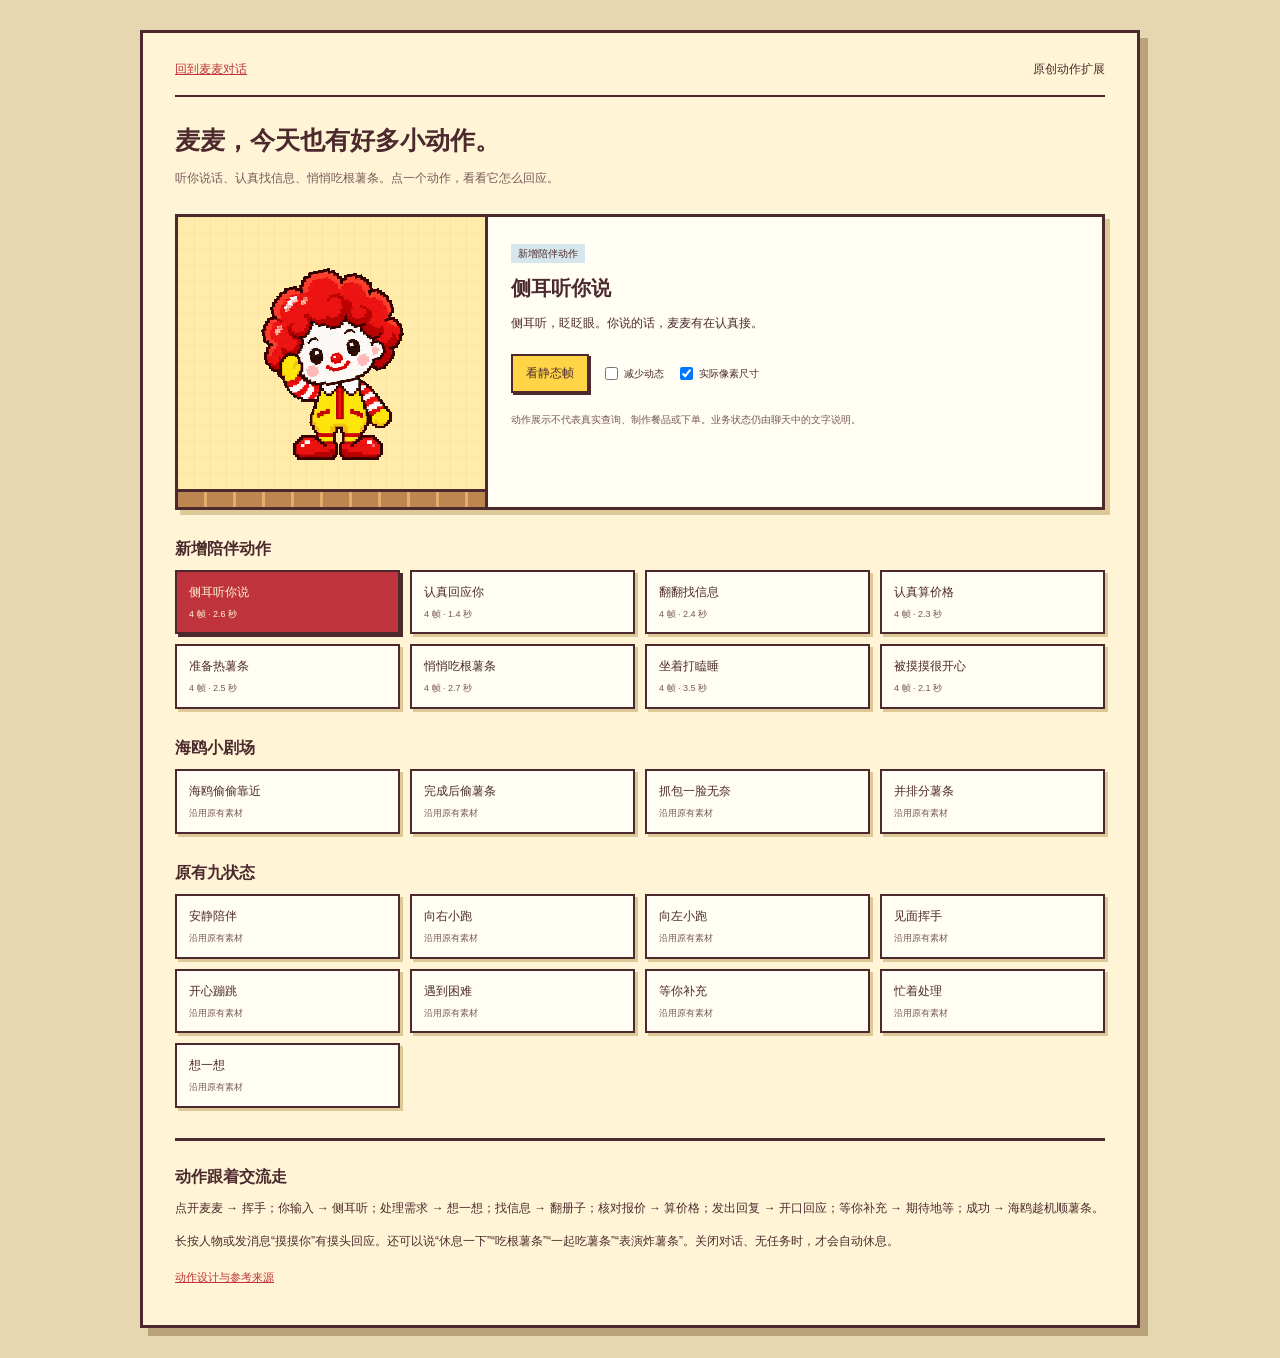
<file: docs/motion-preview.html>
<!doctype html>
<html lang="zh-CN">
<head><meta charset="utf-8"><meta name="viewport" content="width=device-width,initial-scale=1"><title>麦麦的动作小剧场</title><link rel="stylesheet" href="motion-preview.css"><script defer src="../pet/extras/companion/animations.js"></script><script defer src="maimai-motion.js"></script><script defer src="motion-preview.js"></script></head>
<body><main><header><a href="mobile-ordering-preview.html?v=motions">回到麦麦对话</a><span>原创动作扩展</span></header><h1>麦麦，今天也有好多小动作。</h1><p class="intro">听你说话、认真找信息、悄悄吃根薯条。点一个动作，看看它怎么回应。</p><section class="showcase" aria-label="动作播放"><div class="stage"><img id="motion-art" src="media/companion/listen.gif" width="192" height="208" alt="侧耳听你说"><div class="floor" aria-hidden="true"></div></div><div class="description"><span id="motion-origin">新增陪伴动作</span><h2 id="motion-title">侧耳听你说</h2><p id="motion-caption">侧耳听，眨眨眼。你说的话，麦麦有在认真接。</p><div class="controls"><button id="toggle-play" aria-pressed="false">看静态帧</button><label><input type="checkbox" id="reduce-motion"> 减少动态</label><label><input type="checkbox" id="actual-size" checked> 实际像素尺寸</label></div><p class="note">动作展示不代表真实查询、制作餐品或下单。业务状态仍由聊天中的文字说明。</p></div></section><div id="motion-groups"></div><section class="mapping"><h2>动作跟着交流走</h2><p>点开麦麦 → 挥手；你输入 → 侧耳听；处理需求 → 想一想；找信息 → 翻册子；核对报价 → 算价格；发出回复 → 开口回应；等你补充 → 期待地等；成功 → 海鸥趁机顺薯条。</p><p>长按人物或发消息“摸摸你”有摸头回应。还可以说“休息一下”“吃根薯条”“一起吃薯条”“表演炸薯条”。关闭对话、无任务时，才会自动休息。</p><a href="motion-design.md">动作设计与参考来源</a></section></main></body></html>
</file>
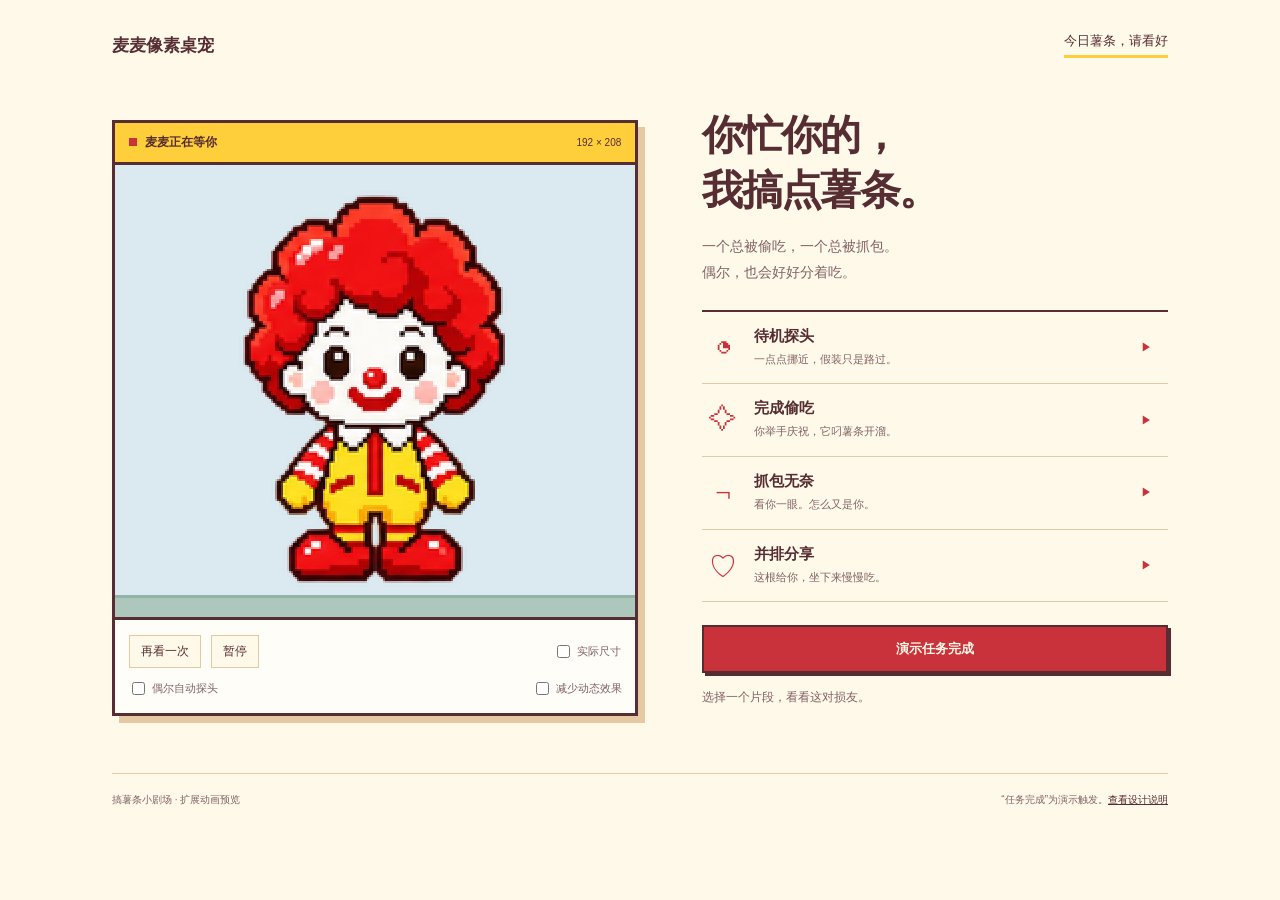
<file: docs/seagull-preview.html>
<!doctype html>
<html lang="zh-CN">
<head>
  <meta charset="utf-8">
  <meta name="viewport" content="width=device-width, initial-scale=1">
  <title>麦麦与海鸥 · 搞薯条小剧场</title>
  <link rel="stylesheet" href="seagull-preview.css">
  <script defer src="../pet/extras/seagull/animations.js"></script>
  <script defer src="seagull-preview.js"></script>
</head>
<body>
  <main>
    <header>
      <a class="home" href="../README.md">麦麦像素桌宠</a>
      <span class="tag">今日薯条，请看好</span>
    </header>
    <div class="layout">
      <section class="theater" aria-label="动画舞台">
        <div class="window-bar"><span class="live-dot"></span><span id="scene-label">麦麦正在等你</span><span class="pixel-size">192 × 208</span></div>
        <div class="stage" id="stage" aria-busy="true">
          <canvas id="pet" width="192" height="208" role="img" aria-label="麦麦与海鸥动画，加载中"></canvas>
          <p id="load-message" role="status">正在请两位小伙伴入场…</p>
          <div class="floor" aria-hidden="true"></div>
        </div>
        <div class="transport">
          <button id="replay" disabled>再看一次</button>
          <button id="pause" disabled aria-pressed="false">暂停</button>
          <label><input id="small-size" type="checkbox"> 实际尺寸</label>
        </div>
        <div class="preferences">
          <label><input id="auto-peek" type="checkbox"> 偶尔自动探头</label>
          <label><input id="reduced-motion" type="checkbox"> 减少动态效果</label>
        </div>
      </section>
      <section class="stories" aria-labelledby="title">
        <h1 id="title">你忙你的，<br>我搞点薯条。</h1>
        <p class="intro">一个总被偷吃，一个总被抓包。<br>偶尔，也会好好分着吃。</p>
        <div class="story-list" aria-label="选择片段">
          <button class="story" data-clip="peek" aria-pressed="false" disabled><span class="story-icon" aria-hidden="true">◔</span><span><strong>待机探头</strong><small>一点点挪近，假装只是路过。</small></span><span class="play" aria-hidden="true">▶</span></button>
          <button class="story" data-clip="celebrate" aria-pressed="false" disabled><span class="story-icon" aria-hidden="true">✧</span><span><strong>完成偷吃</strong><small>你举手庆祝，它叼薯条开溜。</small></span><span class="play" aria-hidden="true">▶</span></button>
          <button class="story" data-clip="caught" aria-pressed="false" disabled><span class="story-icon" aria-hidden="true">¬</span><span><strong>抓包无奈</strong><small>看你一眼。怎么又是你。</small></span><span class="play" aria-hidden="true">▶</span></button>
          <button class="story" data-clip="share" aria-pressed="false" disabled><span class="story-icon" aria-hidden="true">♡</span><span><strong>并排分享</strong><small>这根给你，坐下来慢慢吃。</small></span><span class="play" aria-hidden="true">▶</span></button>
        </div>
        <button class="complete" id="task-complete" disabled>演示任务完成</button>
        <p class="caption" id="caption" role="status" aria-live="polite">选择一个片段，看看这对损友。</p>
      </section>
    </div>
    <footer><span>搞薯条小剧场 · 扩展动画预览</span><span>“任务完成”为演示触发。<a href="seagull-design.md">查看设计说明</a></span></footer>
  </main>
</body>
</html>
</file>
<file: docs/motion-preview.css>
:root{--ink:#4c292c;--paper:#fff5d6;--red:#bf343c;--yellow:#ffd447;--line:#ddc897}*{box-sizing:border-box}body{margin:0;color:var(--ink);background:#e6d7b0;font:14px/1.75 "Microsoft YaHei UI","PingFang SC",sans-serif}main{max-width:1000px;margin:30px auto;padding:26px 32px 36px;background:var(--paper);border:3px solid var(--ink);box-shadow:8px 8px 0 #baa27a}header{display:flex;justify-content:space-between;gap:15px;font-size:12px;border-bottom:2px solid var(--ink);padding-bottom:15px}a{color:var(--red)}h1{font-size:25px;line-height:1.5;margin:25px 0 8px}h2{font-size:20px;margin:7px 0}p{margin:0}.intro{font-size:12px;color:#78585a}.showcase{display:grid;grid-template-columns:310px 1fr;border:3px solid var(--ink);margin:25px 0;background:#fffdf4;box-shadow:5px 5px 0 var(--line)}.stage{min-height:290px;display:grid;place-items:center;background-color:#ffebaa;position:relative;overflow:hidden;border-right:3px solid var(--ink);background-image:linear-gradient(90deg,#ebce7d33 1px,transparent 1px),linear-gradient(#ebce7d33 1px,transparent 1px);background-size:16px 16px}.stage img{image-rendering:pixelated;object-fit:contain;z-index:1}.stage.enlarged img{width:288px;height:312px}.stage.enlarged{min-height:350px}.floor{position:absolute;bottom:0;left:0;right:0;height:18px;background:repeating-linear-gradient(90deg,#bd8650 0 26px,#dfaf6b 26px 29px);border-top:3px solid var(--ink)}.description{padding:23px}.description>span{font-size:10px;background:#d5e7ec;padding:4px 7px}.description>p{font-size:12px}.controls{display:flex;align-items:center;flex-wrap:wrap;gap:12px;margin-top:20px}.controls label{font-size:10px;display:flex;align-items:center;gap:3px}button{font:inherit;cursor:pointer;color:inherit;border-radius:0}button:focus-visible,a:focus-visible,input:focus-visible{outline:3px solid #227480;outline-offset:3px}.controls button{border:2px solid var(--ink);background:var(--yellow);padding:7px 13px;box-shadow:2px 2px 0 var(--ink);font-size:12px}.description .note{font-size:10px;line-height:1.8;color:#78585a;margin-top:18px}.motion-group{margin:25px 0}.motion-group h2{font-size:16px}.motion-buttons{display:grid;grid-template-columns:repeat(4,minmax(0,1fr));gap:10px}.motion-buttons button{border:2px solid var(--ink);background:#fffdf4;text-align:left;padding:10px 12px;font-size:12px;box-shadow:3px 3px 0 var(--line)}.motion-buttons button small{font-size:9px;display:block;color:#78585a;margin-top:4px}.motion-buttons button[aria-pressed=true]{background:var(--red);color:var(--paper);box-shadow:3px 3px 0 var(--ink)}.motion-buttons button[aria-pressed=true] small{color:var(--paper)}.mapping{border-top:3px solid var(--ink);margin-top:30px;padding-top:15px}.mapping h2{font-size:16px}.mapping p{font-size:12px;margin-bottom:12px}.mapping a{font-size:11px}[hidden]{display:none!important}@media(max-width:700px){main{margin:0;border:0;box-shadow:none;padding:20px}.showcase{grid-template-columns:1fr}.stage{min-height:250px;border-right:0;border-bottom:3px solid var(--ink)}h1{font-size:21px}.motion-buttons{grid-template-columns:repeat(2,minmax(0,1fr))}.description{padding:18px}}
</file>
<file: docs/seagull-preview.css>
:root{color-scheme:light;--paper:#fff9e9;--yellow:#ffcf3b;--red:#ca323b;--ink:#552d32;--muted:#806266;--line:#e4c9a2;--blue:#dbeaf0}
*{box-sizing:border-box}body{margin:0;background:var(--paper);color:var(--ink);font-family:"Microsoft YaHei UI","PingFang SC",sans-serif}button,input,a{-webkit-tap-highlight-color:transparent}button{font:inherit;cursor:pointer;color:inherit}button:disabled{cursor:wait;opacity:.55}button:focus-visible,a:focus-visible,input:focus-visible{outline:3px solid #276978;outline-offset:5px}main{max-width:1136px;margin:auto;padding:32px 40px 22px}header{display:flex;align-items:center;justify-content:space-between;padding-bottom:28px}.home{font-size:17px;color:var(--ink);text-decoration:none;font-weight:800}.tag{font-size:13px;border-bottom:3px solid var(--yellow);padding-bottom:5px}.layout{display:grid;grid-template-columns:minmax(0,1.13fr) minmax(0,1fr);gap:64px;align-items:center;padding:22px 0 46px}.theater{border:3px solid var(--ink);background:#fffdf7;box-shadow:7px 7px 0 var(--line)}.window-bar{display:flex;align-items:center;gap:8px;padding:11px 14px;border-bottom:3px solid var(--ink);background:var(--yellow);font-size:12px;font-weight:700}.live-dot{width:8px;height:8px;background:var(--red)}.pixel-size{margin-left:auto;font-size:10px;font-weight:500}.stage{height:452px;position:relative;display:grid;place-items:center;overflow:hidden;background:var(--blue)}canvas{position:relative;z-index:1;width:384px;height:416px;max-width:100%;object-fit:contain;image-rendering:pixelated;image-rendering:crisp-edges;align-self:end;margin-bottom:20px}.stage.actual canvas{width:192px;height:208px}.floor{height:22px;position:absolute;left:0;right:0;bottom:0;background:#aec7bd;border-top:3px solid #94b3a7}#load-message{position:absolute;z-index:2;padding:12px;background:#fff9e9;font-size:13px;text-align:center}.transport{display:flex;gap:10px;align-items:center;padding:15px 14px 8px;border-top:3px solid var(--ink)}.transport button{border:1px solid var(--line);background:var(--paper);padding:7px 11px;font-size:12px}.transport button:hover:not(:disabled){background:var(--yellow)}label{display:flex;align-items:center;gap:4px;cursor:pointer;font-size:11px;color:var(--muted)}input{accent-color:var(--red)}.transport label{margin-left:auto}.preferences{display:flex;justify-content:space-between;gap:10px;padding:3px 13px 15px}h1{font-size:clamp(32px,3.2vw,44px);line-height:1.35;letter-spacing:-1.6px;margin:0 0 14px;font-weight:900}.intro{font-size:14px;line-height:1.9;color:var(--muted);margin:0 0 24px}.story-list{border-top:2px solid var(--ink)}.story{display:flex;align-items:center;gap:16px;width:100%;text-align:left;border:0;border-bottom:1px solid var(--line);padding:15px 6px;background:transparent}.story:hover:not(:disabled){background:#ffedb1}.story[aria-pressed=true]{background:#ffe396}.story-icon{display:grid;place-items:center;width:30px;height:35px;flex-shrink:0;color:var(--red);font-size:28px;font-family:Georgia,serif}.story strong{display:block;font-size:15px;margin-bottom:5px}.story small{display:block;font-size:11px;line-height:1.6;color:var(--muted)}.play{margin-left:auto;font-size:11px;color:var(--red);padding-right:10px}.complete{margin-top:23px;width:100%;padding:13px;border:2px solid var(--ink);background:var(--red);color:#fff9e9;font-weight:700;box-shadow:3px 3px 0 var(--ink);font-size:13px}.complete:hover:not(:disabled){background:#ac2731}.complete:active:not(:disabled){transform:translate(2px,2px);box-shadow:1px 1px 0 var(--ink)}.caption{min-height:40px;font-size:12px;line-height:1.8;color:var(--muted);margin:14px 0 0}footer{display:flex;justify-content:space-between;gap:18px;border-top:1px solid var(--line);padding-top:17px;font-size:10px;line-height:1.8;color:var(--muted)}footer a{color:var(--ink)}
@media(max-width:850px){main{max-width:650px;padding:22px}.layout{grid-template-columns:1fr;gap:40px;padding:8px 0 28px}.theater{order:1}.stories{order:0}h1{font-size:34px}h1 br{display:none}.intro br{display:none}.intro{margin-bottom:18px}.story-list{display:grid;grid-template-columns:1fr 1fr}.story{gap:8px;padding:12px 3px}.story-icon{width:23px;font-size:23px}.story small{font-size:10px}.play{padding:0}.complete{margin-top:18px}.caption{min-height:22px}.stage{height:438px}footer{flex-direction:column;gap:5px}}
@media(max-width:420px){main{padding:16px}.tag{font-size:10px}.home{font-size:14px}.stage{height:366px}canvas{width:320px;height:347px}.story-icon{display:none}.story strong{font-size:13px}.story small{font-size:9px}.window-bar{padding:10px}.transport{padding:12px 10px 6px;gap:6px}.transport button{padding:6px 8px}.preferences{padding:5px 9px 12px}h1{font-size:29px}}
</file>
